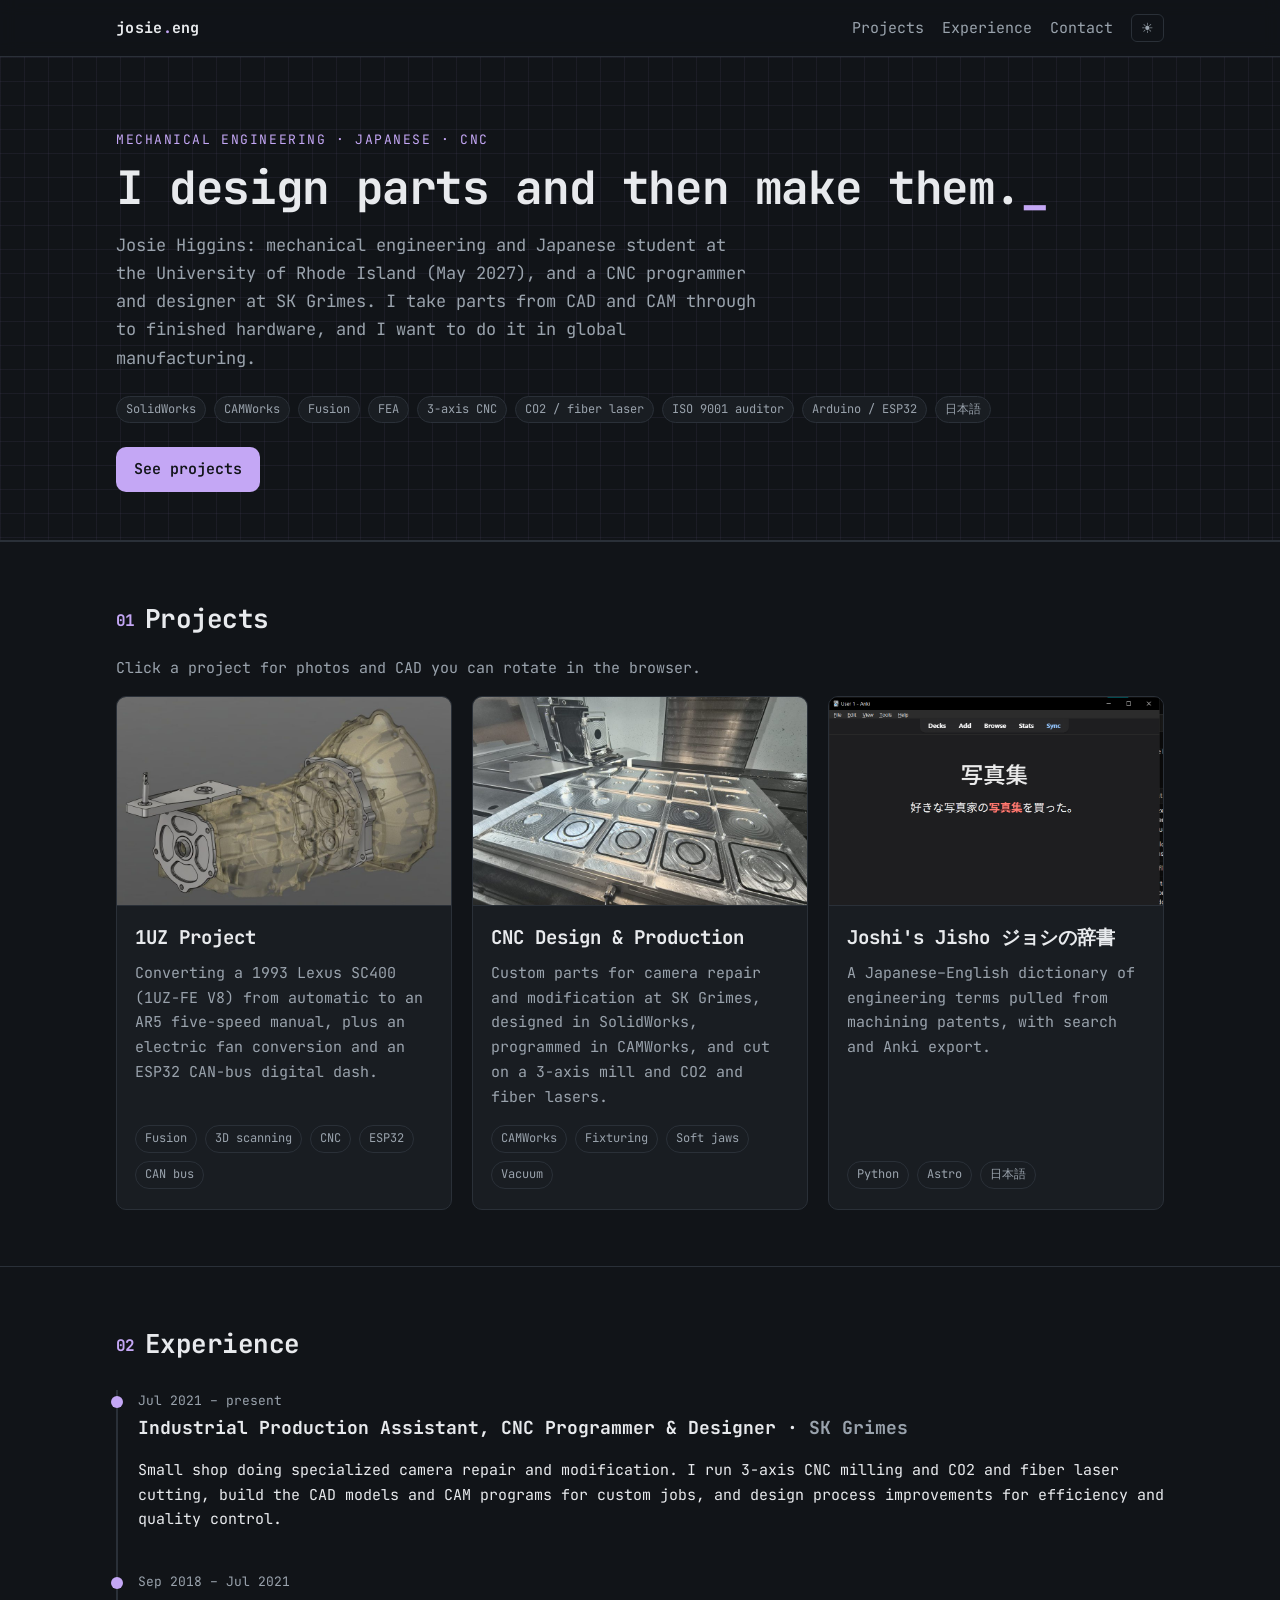
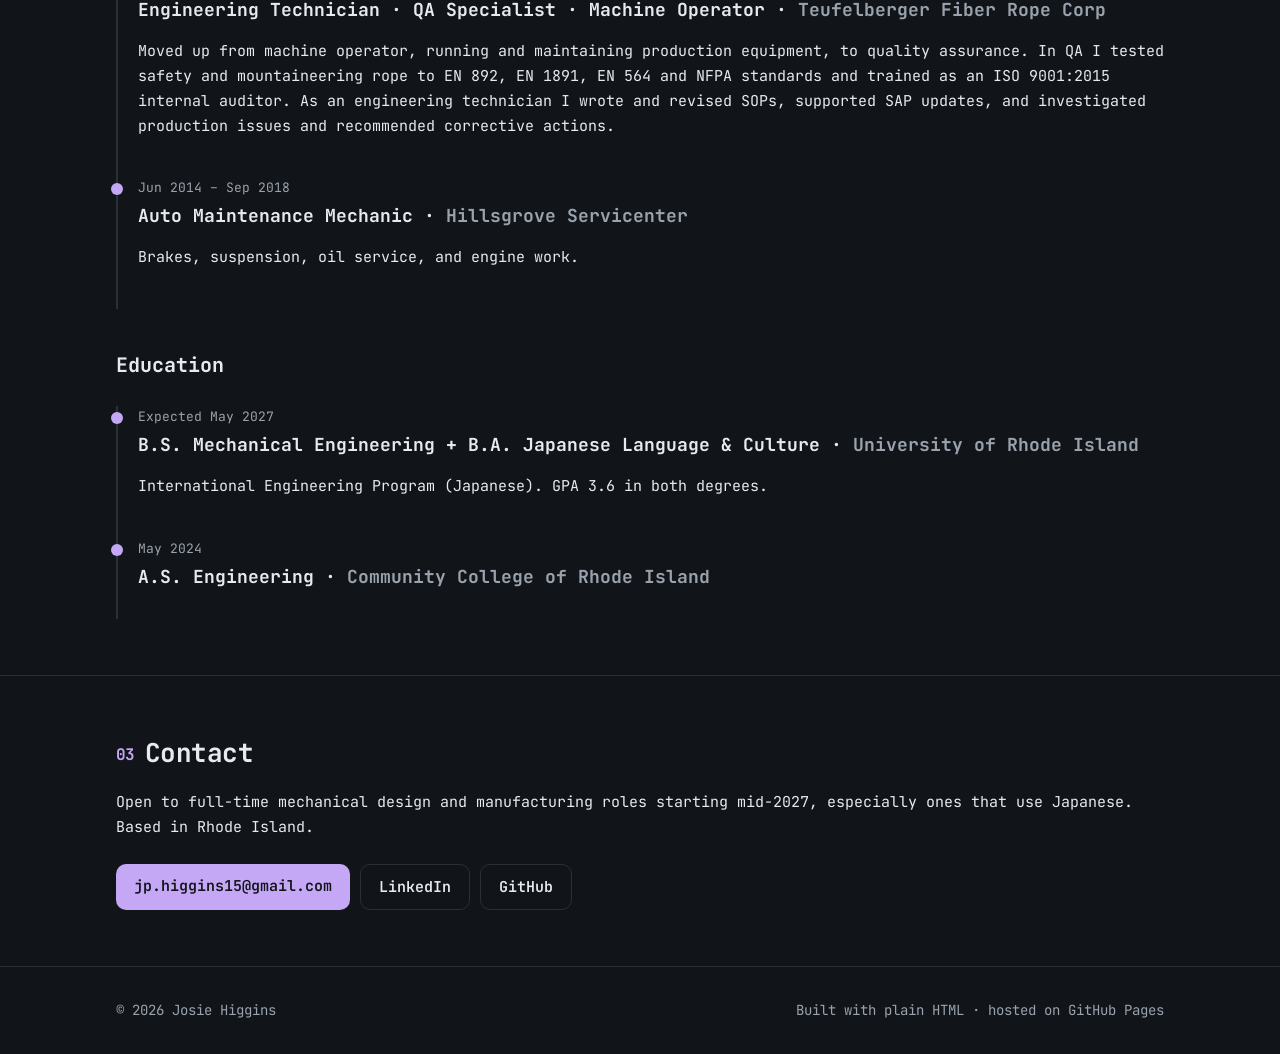
<file: index.html>
<!doctype html>
<html lang="en">
<head>
  <meta charset="utf-8">
  <meta name="viewport" content="width=device-width, initial-scale=1">
  <title>Josie Higgins · Mechanical Engineering Portfolio</title>
  <meta name="description" content="Mechanical engineering and CNC portfolio: drivetrain adapters, Arduino CAN dash, CNC production work, and a Japanese technical dictionary.">
  <script>try{if(localStorage.getItem("theme")==="light")document.documentElement.dataset.theme="light"}catch(e){}</script>
  <link rel="preconnect" href="https://fonts.googleapis.com">
  <link rel="preconnect" href="https://fonts.gstatic.com" crossorigin>
  <link href="https://fonts.googleapis.com/css2?family=JetBrains+Mono:wght@400;500;700&display=swap" rel="stylesheet">
  <link rel="stylesheet" href="assets/css/style.css">
</head>
<body>
  <header class="site-header">
    <div class="wrap">
      <a class="brand" href="./">josie<span>.</span>eng</a>
      <nav class="nav">
        <a href="#projects">Projects</a>
        <a href="#experience">Experience</a>
        <a href="#contact">Contact</a>
        <button class="theme-toggle" type="button" aria-label="Switch to light theme" data-theme-toggle>☀</button>
      </nav>
    </div>
  </header>

  <main>
    <section class="hero">
      <div class="wrap">
        <p class="eyebrow">Mechanical Engineering · Japanese · CNC</p>
        <h1>I design parts and then make them.</h1>
        <p class="lede">Josie Higgins: mechanical engineering and Japanese student at the University of Rhode Island (May 2027), and a CNC programmer and designer at SK Grimes. I take parts from CAD and CAM through to finished hardware, and I want to do it in global manufacturing.</p>
        <ul class="tags">
          <li class="tag">SolidWorks</li><li class="tag">CAMWorks</li><li class="tag">Fusion</li><li class="tag">FEA</li>
          <li class="tag">3-axis CNC</li><li class="tag">CO2 / fiber laser</li><li class="tag">ISO 9001 auditor</li><li class="tag">Arduino / ESP32</li><li class="tag">日本語</li>
        </ul>
        <div class="btn-row">
          <a class="btn" href="#projects">See projects</a>
          <!-- <a class="btn ghost" href="assets/resume.pdf">Résumé (PDF)</a>  Uncomment once assets/resume.pdf is added -->
        </div>
      </div>
    </section>

    <section id="projects">
      <div class="wrap">
        <h2><span class="num">01</span>Projects</h2>
        <p class="muted">Click a project for photos and CAD you can rotate in the browser.</p>

        <div class="grid">
          <a class="card" href="projects/1uz.html" data-tags="cad cnc automotive electronics">
            <img class="thumb" src="assets/img/1uz/thumb.jpg" alt="Fusion assembly of the AR5 transmission with custom adapter plate, backplate and shifter mount">
            <div class="body">
              <h3>1UZ Project</h3>
              <p>Converting a 1993 Lexus SC400 (1UZ-FE V8) from automatic to an AR5 five-speed manual, plus an electric fan conversion and an ESP32 CAN-bus digital dash.</p>
              <ul class="tags"><li class="tag">Fusion</li><li class="tag">3D scanning</li><li class="tag">CNC</li><li class="tag">ESP32</li><li class="tag">CAN bus</li></ul>
            </div>
          </a>

          <a class="card" href="projects/cnc.html" data-tags="cnc cad">
            <img class="thumb" src="assets/img/cnc/thumb.jpg" alt="Vacuum fixture holding lensboards for a large-format camera">
            <div class="body">
              <h3>CNC Design &amp; Production</h3>
              <p>Custom parts for camera repair and modification at SK Grimes, designed in SolidWorks, programmed in CAMWorks, and cut on a 3-axis mill and CO2 and fiber lasers.</p>
              <ul class="tags"><li class="tag">CAMWorks</li><li class="tag">Fixturing</li><li class="tag">Soft jaws</li><li class="tag">Vacuum</li></ul>
            </div>
          </a>

          <a class="card" href="projects/joshi-no-jisho.html" data-tags="software japanese">
            <img class="thumb" style="object-position:top" src="assets/img/jisho/anki-card-reference-front.png" alt="Joshi's Jisho Anki card">
            <div class="body">
              <h3>Joshi's Jisho ジョシの辞書</h3>
              <p>A Japanese–English dictionary of engineering terms pulled from machining patents, with search and Anki export.</p>
              <ul class="tags"><li class="tag">Python</li><li class="tag">Astro</li><li class="tag">日本語</li></ul>
            </div>
          </a>
        </div>
      </div>
    </section>

    <section id="experience">
      <div class="wrap">
        <h2><span class="num">02</span>Experience</h2>
        <ul class="timeline">
          <li>
            <div class="when">Jul 2021 – present</div>
            <h3>Industrial Production Assistant, CNC Programmer &amp; Designer · <span class="muted">SK Grimes</span></h3>
            <p>Small shop doing specialized camera repair and modification. I run 3-axis CNC milling and CO2 and fiber laser cutting, build the CAD models and CAM programs for custom jobs, and design process improvements for efficiency and quality control.</p>
          </li>
          <li>
            <div class="when">Sep 2018 – Jul 2021</div>
            <h3>Engineering Technician · QA Specialist · Machine Operator · <span class="muted">Teufelberger Fiber Rope Corp</span></h3>
            <p>Moved up from machine operator, running and maintaining production equipment, to quality assurance. In QA I tested safety and mountaineering rope to EN 892, EN 1891, EN 564 and NFPA standards and trained as an ISO 9001:2015 internal auditor. As an engineering technician I wrote and revised SOPs, supported SAP updates, and investigated production issues and recommended corrective actions.</p>
          </li>
          <li>
            <div class="when">Jun 2014 – Sep 2018</div>
            <h3>Auto Maintenance Mechanic · <span class="muted">Hillsgrove Servicenter</span></h3>
            <p>Brakes, suspension, oil service, and engine work.</p>
          </li>
        </ul>

        <h3 style="margin-top:40px">Education</h3>
        <ul class="timeline">
          <li>
            <div class="when">Expected May 2027</div>
            <h3>B.S. Mechanical Engineering + B.A. Japanese Language &amp; Culture · <span class="muted">University of Rhode Island</span></h3>
            <p>International Engineering Program (Japanese). GPA 3.6 in both degrees.</p>
          </li>
          <li>
            <div class="when">May 2024</div>
            <h3>A.S. Engineering · <span class="muted">Community College of Rhode Island</span></h3>
          </li>
        </ul>
      </div>
    </section>

    <section id="contact">
      <div class="wrap">
        <h2><span class="num">03</span>Contact</h2>
        <p>Open to full-time mechanical design and manufacturing roles starting mid-2027, especially ones that use Japanese. Based in Rhode Island.</p>
        <div class="btn-row">
          <a class="btn" href="mailto:jp.higgins15@gmail.com">jp.higgins15@gmail.com</a>
          <a class="btn ghost" href="https://www.linkedin.com/in/josie-higgins-a0404b244/">LinkedIn</a>
          <a class="btn ghost" href="https://github.com/yoyoyosiie">GitHub</a>
        </div>
      </div>
    </section>
  </main>

  <footer>
    <div class="wrap">
      <span>© <span data-year></span> Josie Higgins</span>
      <span class="mono">Built with plain HTML · hosted on GitHub Pages</span>
    </div>
  </footer>
  <script src="assets/js/main.js"></script>
</body>
</html>
</file>
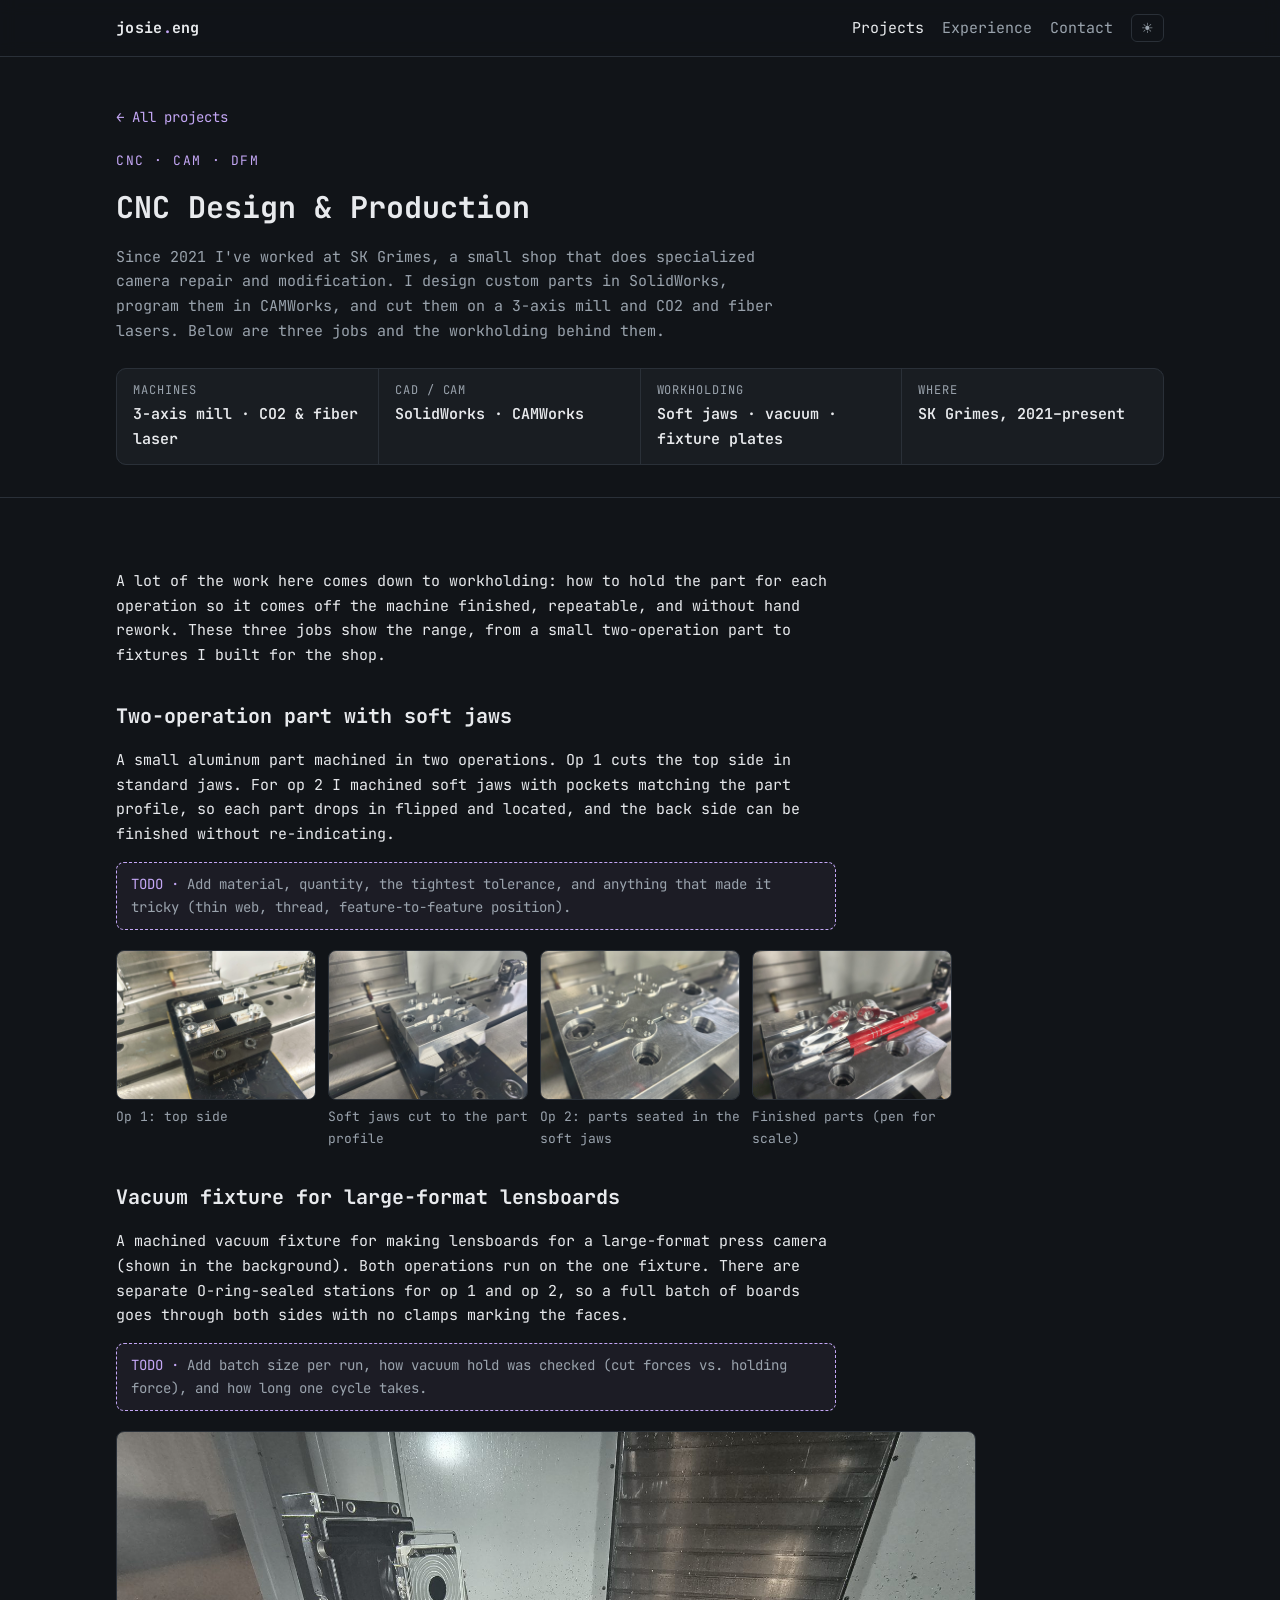
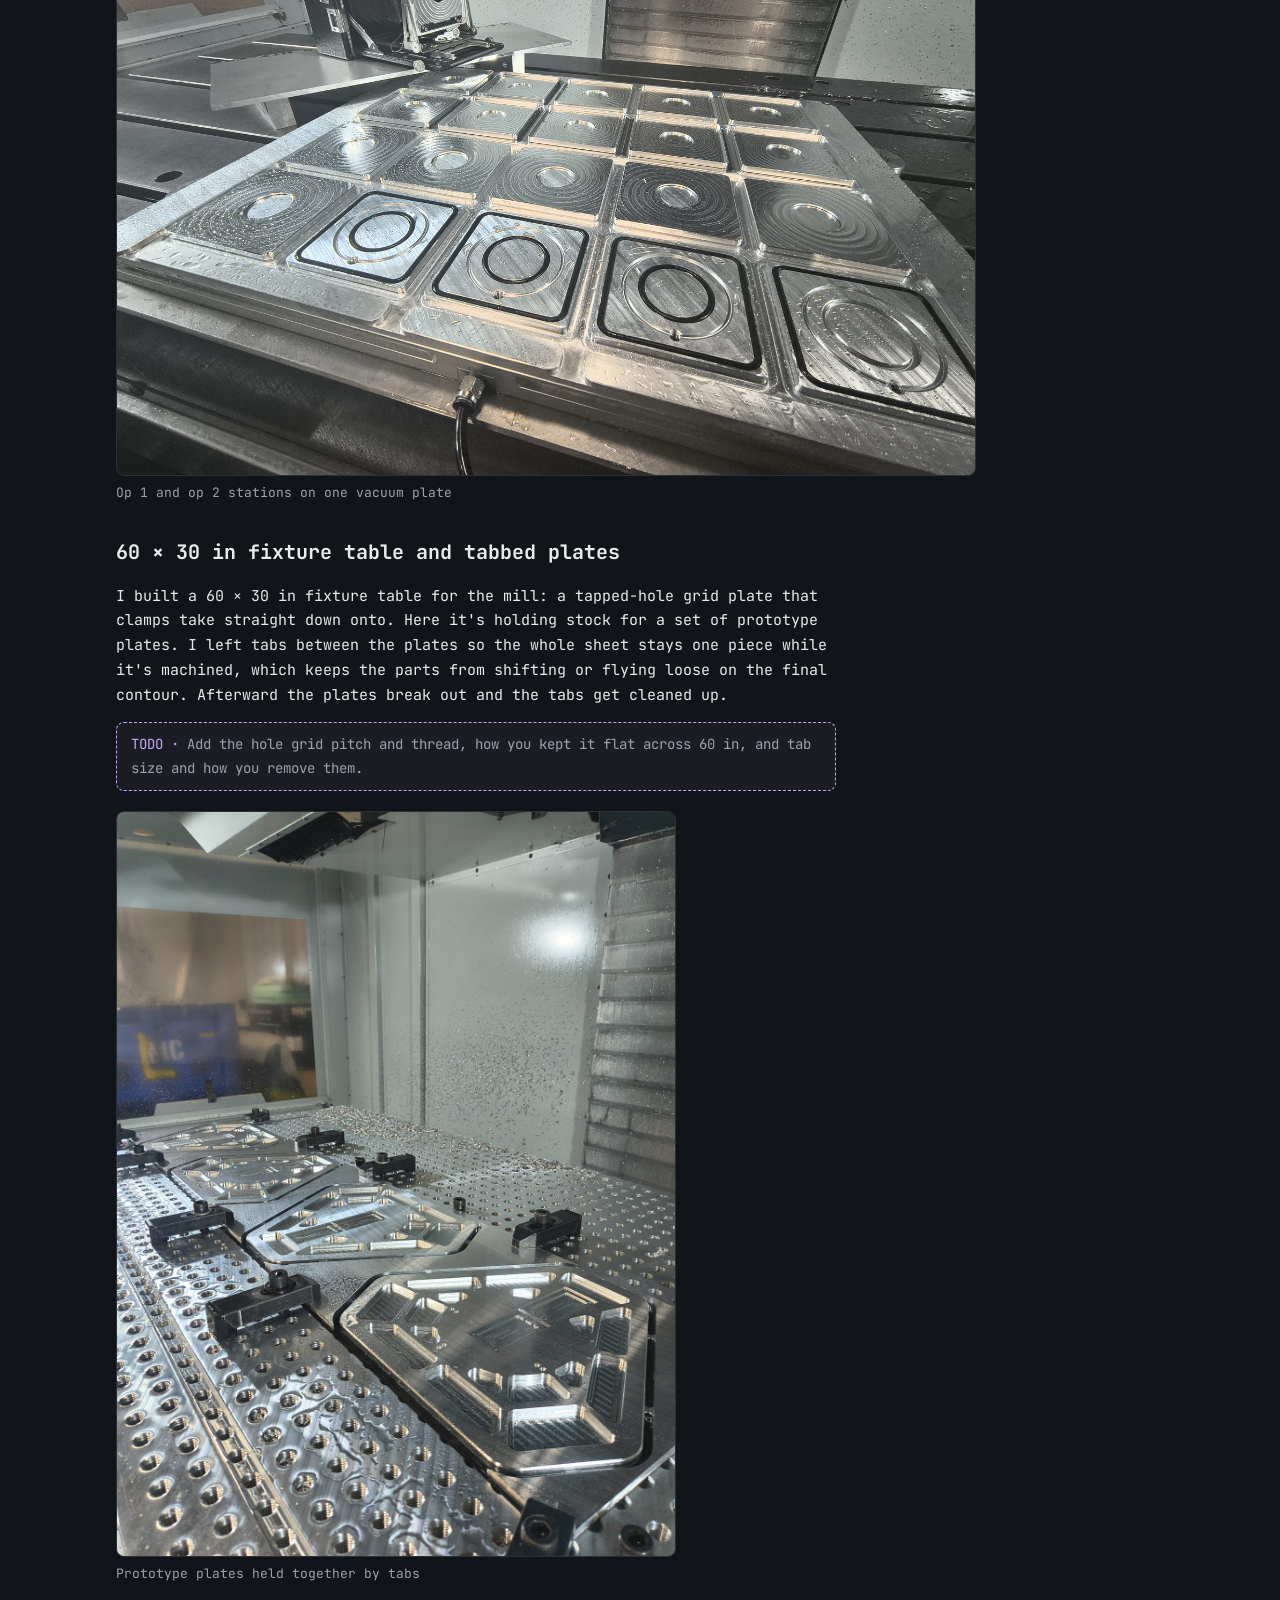
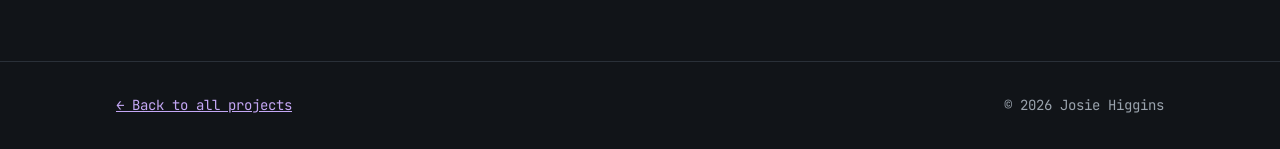
<file: projects/cnc.html>
<!doctype html>
<html lang="en">
<head>
  <meta charset="utf-8">
  <meta name="viewport" content="width=device-width, initial-scale=1">
  <title>CNC Design &amp; Production · Josie Higgins</title>
  <meta name="description" content="CNC design and production work: parts designed, programmed and machined.">
  <script>try{if(localStorage.getItem("theme")==="light")document.documentElement.dataset.theme="light"}catch(e){}</script>
  <link rel="preconnect" href="https://fonts.googleapis.com">
  <link rel="preconnect" href="https://fonts.gstatic.com" crossorigin>
  <link href="https://fonts.googleapis.com/css2?family=JetBrains+Mono:wght@400;500;700&display=swap" rel="stylesheet">
  <link rel="stylesheet" href="../assets/css/style.css">
</head>
<body>
  <header class="site-header">
    <div class="wrap">
      <a class="brand" href="../">josie<span>.</span>eng</a>
      <nav class="nav">
        <a href="../#projects" aria-current="page">Projects</a>
        <a href="../#experience">Experience</a>
        <a href="../#contact">Contact</a>
        <button class="theme-toggle" type="button" aria-label="Switch to light theme" data-theme-toggle>☀</button>
      </nav>
    </div>
  </header>

  <main>
    <div class="project-hero">
      <div class="wrap">
        <a class="back" href="../#projects">← All projects</a>
        <p class="eyebrow" style="margin-top:20px">CNC · CAM · DFM</p>
        <h1 style="margin:0 0 12px">CNC Design &amp; Production</h1>
        <p class="lede muted" style="max-width:680px;margin:0">Since 2021 I've worked at SK Grimes, a small shop that does specialized camera repair and modification. I design custom parts in SolidWorks, program them in CAMWorks, and cut them on a 3-axis mill and CO2 and fiber lasers. Below are three jobs and the workholding behind them.</p>
        <dl class="specs">
          <div><dt>Machines</dt><dd>3-axis mill · CO2 &amp; fiber laser</dd></div>
          <div><dt>CAD / CAM</dt><dd>SolidWorks · CAMWorks</dd></div>
          <div><dt>Workholding</dt><dd>Soft jaws · vacuum · fixture plates</dd></div>
          <div><dt>Where</dt><dd>SK Grimes, 2021–present</dd></div>
        </dl>
      </div>
    </div>

    <section>
      <div class="wrap">
        <div class="prose">
          <p>A lot of the work here comes down to workholding: how to hold the part for each operation so it comes off the machine finished, repeatable, and without hand rework. These three jobs show the range, from a small two-operation part to fixtures I built for the shop.</p>
        </div>

        <h3>Two-operation part with soft jaws</h3>
        <div class="prose">
          <p>A small aluminum part machined in two operations. Op 1 cuts the top side in standard jaws. For op 2 I machined soft jaws with pockets matching the part profile, so each part drops in flipped and located, and the back side can be finished without re-indicating.</p>
          <p class="todo">Add material, quantity, the tightest tolerance, and anything that made it tricky (thin web, thread, feature-to-feature position).</p>
        </div>
        <div class="gallery">
          <figure><img src="../assets/img/cnc/2op-op1.jpg" alt="Four parts after the first operation, held in vise jaws"><figcaption>Op 1: top side</figcaption></figure>
          <figure><img src="../assets/img/cnc/2op-softjaws.jpg" alt="Aluminum soft jaws with pockets machined to the part profile"><figcaption>Soft jaws cut to the part profile</figcaption></figure>
          <figure><img src="../assets/img/cnc/2op-op2.jpg" alt="Parts seated flipped in the soft jaws for the second operation"><figcaption>Op 2: parts seated in the soft jaws</figcaption></figure>
          <figure><img src="../assets/img/cnc/2op-finished.jpg" alt="Finished parts next to a pen for scale"><figcaption>Finished parts (pen for scale)</figcaption></figure>
        </div>

        <h3>Vacuum fixture for large-format lensboards</h3>
        <div class="prose">
          <p>A machined vacuum fixture for making lensboards for a large-format press camera (shown in the background). Both operations run on the one fixture. There are separate O-ring-sealed stations for op 1 and op 2, so a full batch of boards goes through both sides with no clamps marking the faces.</p>
          <p class="todo">Add batch size per run, how vacuum hold was checked (cut forces vs. holding force), and how long one cycle takes.</p>
        </div>
        <div class="gallery feature">
          <figure><img src="../assets/img/cnc/vacuum-fixture.jpg" alt="Aluminum vacuum fixture holding a grid of lensboards, with a large-format camera behind it"><figcaption>Op 1 and op 2 stations on one vacuum plate</figcaption></figure>
        </div>

        <h3>60 × 30 in fixture table and tabbed plates</h3>
        <div class="prose">
          <p>I built a 60 × 30 in fixture table for the mill: a tapped-hole grid plate that clamps take straight down onto. Here it's holding stock for a set of prototype plates. I left tabs between the plates so the whole sheet stays one piece while it's machined, which keeps the parts from shifting or flying loose on the final contour. Afterward the plates break out and the tabs get cleaned up.</p>
          <p class="todo">Add the hole grid pitch and thread, how you kept it flat across 60 in, and tab size and how you remove them.</p>
        </div>
        <div class="gallery feature tall">
          <figure><img src="../assets/img/cnc/fixture-table-tabs.jpg" alt="Large fixture table with clamps holding a sheet of pocketed plates connected by tabs"><figcaption>Prototype plates held together by tabs</figcaption></figure>
        </div>

        <!-- Machining video: upload to YouTube and paste the ID, or add a short MP4 to assets/video/ (see README).
        <h3>On the machine</h3>
        <div class="media">
          <iframe src="https://www.youtube-nocookie.com/embed/VIDEO_ID" title="Machining video" loading="lazy" allow="accelerometer; encrypted-media; gyroscope; picture-in-picture" allowfullscreen></iframe>
        </div> -->
      </div>
    </section>
  </main>

  <footer>
    <div class="wrap">
      <a href="../#projects">← Back to all projects</a>
      <span>© <span data-year></span> Josie Higgins</span>
    </div>
  </footer>
  <script src="../assets/js/main.js"></script>
</body>
</html>
</file>
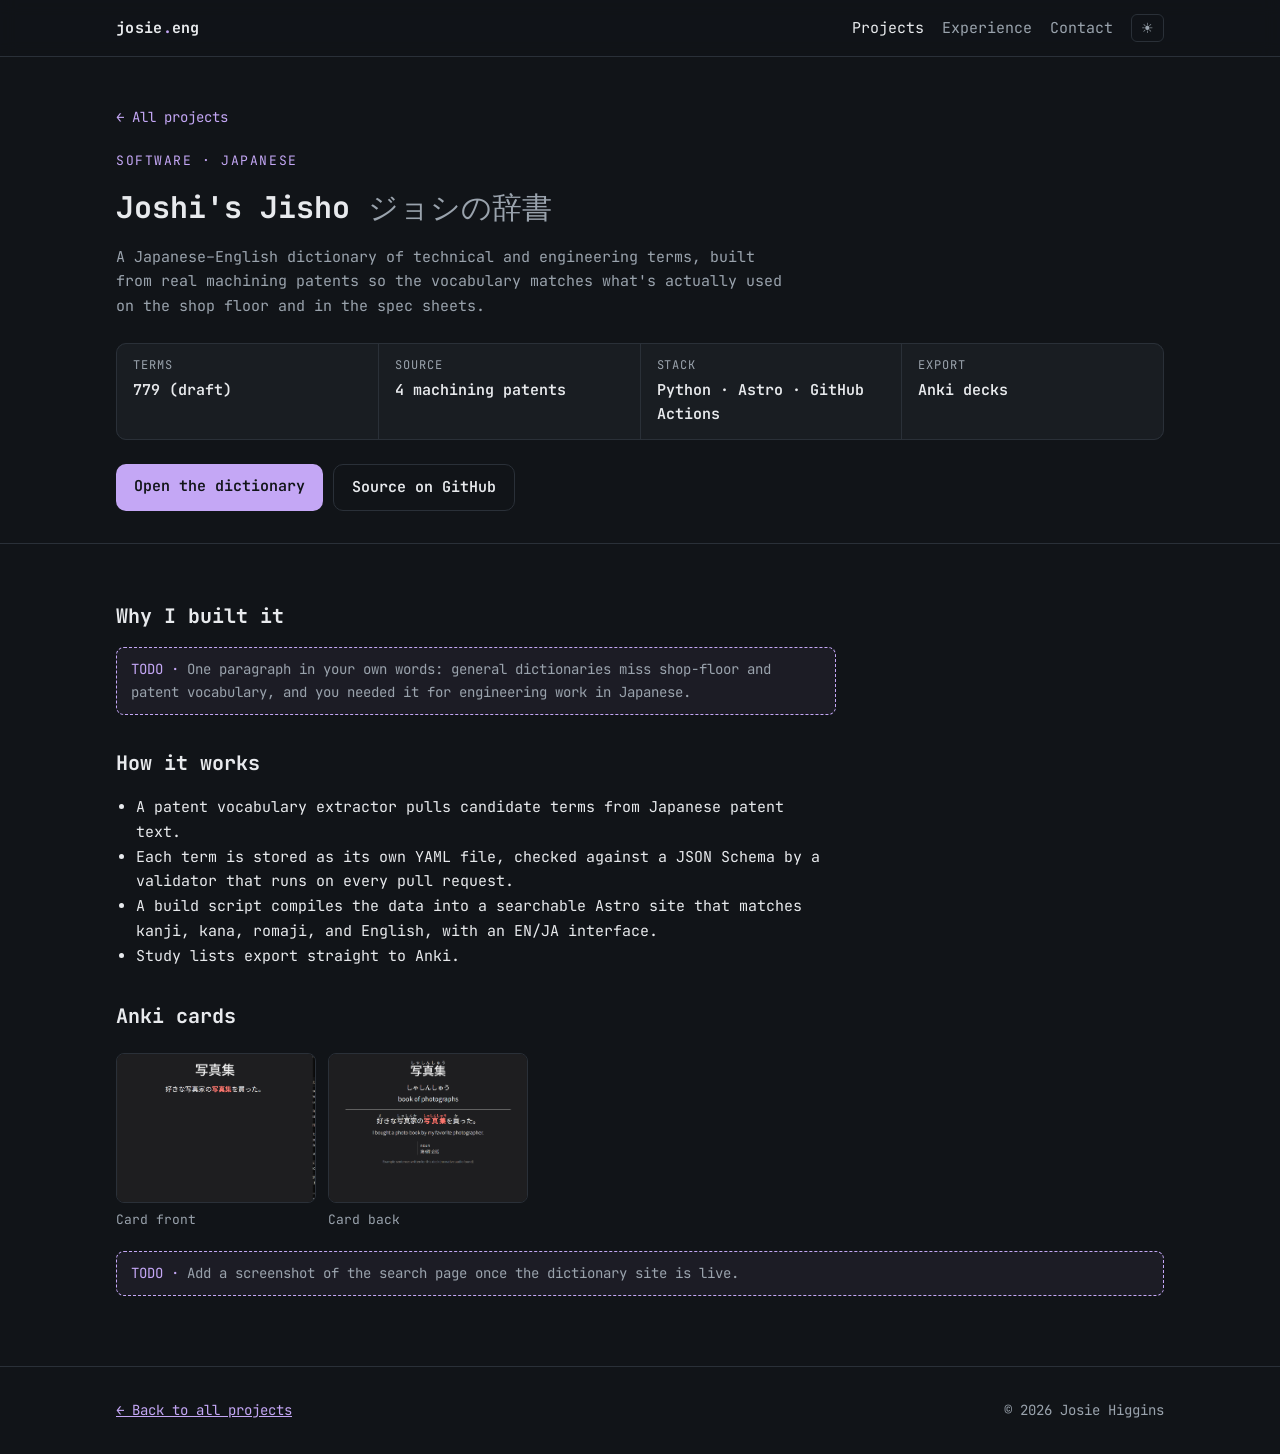
<file: projects/joshi-no-jisho.html>
<!doctype html>
<html lang="en">
<head>
  <meta charset="utf-8">
  <meta name="viewport" content="width=device-width, initial-scale=1">
  <title>Joshi's Jisho · Josie Higgins</title>
  <meta name="description" content="Joshi's Jisho: a Japanese–English dictionary of engineering terms with search and Anki export.">
  <script>try{if(localStorage.getItem("theme")==="light")document.documentElement.dataset.theme="light"}catch(e){}</script>
  <link rel="preconnect" href="https://fonts.googleapis.com">
  <link rel="preconnect" href="https://fonts.gstatic.com" crossorigin>
  <link href="https://fonts.googleapis.com/css2?family=JetBrains+Mono:wght@400;500;700&display=swap" rel="stylesheet">
  <link rel="stylesheet" href="../assets/css/style.css">
</head>
<body>
  <header class="site-header">
    <div class="wrap">
      <a class="brand" href="../">josie<span>.</span>eng</a>
      <nav class="nav">
        <a href="../#projects" aria-current="page">Projects</a>
        <a href="../#experience">Experience</a>
        <a href="../#contact">Contact</a>
        <button class="theme-toggle" type="button" aria-label="Switch to light theme" data-theme-toggle>☀</button>
      </nav>
    </div>
  </header>

  <main>
    <div class="project-hero">
      <div class="wrap">
        <a class="back" href="../#projects">← All projects</a>
        <p class="eyebrow" style="margin-top:20px">Software · Japanese</p>
        <h1 style="margin:0 0 12px">Joshi's Jisho <span class="muted" style="font-weight:400">ジョシの辞書</span></h1>
        <p class="lede muted" style="max-width:680px;margin:0">A Japanese–English dictionary of technical and engineering terms, built from real machining patents so the vocabulary matches what's actually used on the shop floor and in the spec sheets.</p>
        <dl class="specs">
          <div><dt>Terms</dt><dd>779 (draft)</dd></div>
          <div><dt>Source</dt><dd>4 machining patents</dd></div>
          <div><dt>Stack</dt><dd>Python · Astro · GitHub Actions</dd></div>
          <div><dt>Export</dt><dd>Anki decks</dd></div>
        </dl>
        <div class="btn-row">
          <a class="btn" href="https://yoyoyosiie.github.io/joshi_no_jisho/">Open the dictionary</a>
          <a class="btn ghost" href="https://github.com/yoyoyosiie/joshi_no_jisho">Source on GitHub</a>
        </div>
      </div>
    </div>

    <section>
      <div class="wrap">
        <div class="prose">
          <h3 style="margin-top:0">Why I built it</h3>
          <p class="todo">One paragraph in your own words: general dictionaries miss shop-floor and patent vocabulary, and you needed it for engineering work in Japanese.</p>

          <h3>How it works</h3>
          <ul>
            <li>A patent vocabulary extractor pulls candidate terms from Japanese patent text.</li>
            <li>Each term is stored as its own YAML file, checked against a JSON Schema by a validator that runs on every pull request.</li>
            <li>A build script compiles the data into a searchable Astro site that matches kanji, kana, romaji, and English, with an EN/JA interface.</li>
            <li>Study lists export straight to Anki.</li>
          </ul>
        </div>

        <h3>Anki cards</h3>
        <div class="gallery">
          <figure><img src="../assets/img/jisho/anki-card-reference-front.png" alt="Anki card front"><figcaption>Card front</figcaption></figure>
          <figure><img src="../assets/img/jisho/anki-card-reference-back.png" alt="Anki card back"><figcaption>Card back</figcaption></figure>
        </div>
        <p class="todo">Add a screenshot of the search page once the dictionary site is live.</p>
      </div>
    </section>
  </main>

  <footer>
    <div class="wrap">
      <a href="../#projects">← Back to all projects</a>
      <span>© <span data-year></span> Josie Higgins</span>
    </div>
  </footer>
  <script src="../assets/js/main.js"></script>
</body>
</html>
</file>
<file: assets/css/style.css>
/* Colours and spacing live here. Change --accent to restyle the whole site. */
:root {
  /* Dark is the default theme */
  --bg: #111418;
  --surface: #191d22;
  --text: #e8eaed;
  --muted: #9aa3ad;
  --line: #2a3038;
  --accent: #c4a7f5;      /* lilac */
  --accent-ink: #111418;
  --grid: rgba(196, 167, 245, 0.06);
  --radius: 10px;
  --max: 1080px;
  --mono: "JetBrains Mono", ui-monospace, "SFMono-Regular", Menlo, Consolas, "Noto Sans JP", monospace;
  --sans: var(--mono);  /* whole site uses the console font */
  color-scheme: dark;
}
/* Light theme, picked with the header toggle */
:root[data-theme="light"] {
  --bg: #f6f7f9;
  --surface: #ffffff;
  --text: #16191d;
  --muted: #5b636e;
  --line: #dde1e6;
  --accent: #7c5cc4;      /* deeper lilac so white button text stays readable */
  --accent-ink: #ffffff;
  --grid: rgba(124, 92, 196, 0.08);
  color-scheme: light;
}

* { box-sizing: border-box; }
html { scroll-behavior: smooth; }
body {
  margin: 0;
  background: var(--bg);
  color: var(--text);
  font: 15px/1.65 var(--sans);
  -webkit-font-smoothing: antialiased;
}
img, video, iframe { max-width: 100%; display: block; }
a { color: var(--accent); }
a:hover { text-decoration-thickness: 2px; }
.wrap { max-width: var(--max); margin: 0 auto; padding: 0 16px; }
.mono { font-family: var(--mono); }
.muted { color: var(--muted); }

/* Header */
.site-header {
  position: sticky; top: 0; z-index: 10;
  background: color-mix(in srgb, var(--bg) 88%, transparent);
  backdrop-filter: blur(8px);
  border-bottom: 1px solid var(--line);
}
.site-header .wrap { display: flex; align-items: center; justify-content: space-between; height: 56px; gap: 16px; }
.brand { font-family: var(--mono); font-weight: 700; color: var(--text); text-decoration: none; letter-spacing: .02em; }
.brand span { color: var(--accent); }
.nav { display: flex; gap: 18px; align-items: center; }
.nav a { color: var(--muted); text-decoration: none; font-size: 15px; }
.nav a:hover, .nav a[aria-current="page"] { color: var(--text); }
.theme-toggle {
  font: 14px var(--mono); line-height: 1; padding: 6px 9px; cursor: pointer;
  background: transparent; color: var(--muted); border: 1px solid var(--line); border-radius: 6px;
}
.theme-toggle:hover { color: var(--text); border-color: var(--accent); }

/* Hero */
.hero {
  padding: 72px 0 48px;
  background-image:
    linear-gradient(var(--grid) 1px, transparent 1px),
    linear-gradient(90deg, var(--grid) 1px, transparent 1px);
  background-size: 24px 24px;
  border-bottom: 1px solid var(--line);
}
.eyebrow { font-family: var(--mono); font-size: 13px; color: var(--accent); text-transform: uppercase; letter-spacing: .12em; margin: 0 0 12px; }
.hero h1::after { content: "_"; color: var(--accent); animation: blink 1.1s steps(1) infinite; }
@keyframes blink { 50% { opacity: 0; } }
@media (prefers-reduced-motion: reduce) { .hero h1::after { animation: none; } }
.hero h1 { font-size: clamp(28px, 5.4vw, 46px); line-height: 1.15; margin: 0 0 16px; letter-spacing: -.03em; }
.hero p.lede { font-size: 17px; color: var(--muted); max-width: 640px; margin: 0 0 24px; }
.tags { display: flex; flex-wrap: wrap; gap: 8px; padding: 0; margin: 0; list-style: none; }
.tag { font-family: var(--mono); font-size: 12px; padding: 3px 9px; border: 1px solid var(--line); border-radius: 99px; color: var(--muted); background: var(--surface); }
.btn { display: inline-block; padding: 10px 18px; border-radius: var(--radius); background: var(--accent); color: var(--accent-ink); text-decoration: none; font-weight: 600; }
.btn.ghost { background: transparent; color: var(--text); border: 1px solid var(--line); }
.btn-row { display: flex; gap: 10px; flex-wrap: wrap; margin-top: 24px; }

/* Sections */
section { padding: 56px 0; }
section + section { border-top: 1px solid var(--line); }
h2 { font-size: 26px; margin: 0 0 8px; letter-spacing: -.02em; }
h2 .num { font-family: var(--mono); color: var(--accent); font-size: 16px; margin-right: 10px; vertical-align: middle; }
h3 { font-size: 20px; margin: 32px 0 8px; }

/* Filter + cards */
.filters { display: flex; flex-wrap: wrap; gap: 8px; margin: 20px 0 24px; }
.filters button {
  font: 500 14px var(--sans); padding: 7px 14px; border-radius: 99px; cursor: pointer;
  border: 1px solid var(--line); background: var(--surface); color: var(--muted);
}
.filters button[aria-pressed="true"] { background: var(--text); color: var(--bg); border-color: var(--text); }
.grid { display: grid; grid-template-columns: repeat(auto-fill, minmax(300px, 1fr)); gap: 20px; }
.card {
  display: flex; flex-direction: column; overflow: hidden;
  background: var(--surface); border: 1px solid var(--line); border-radius: var(--radius);
  color: inherit; text-decoration: none; transition: transform .15s, border-color .15s;
}
.card:hover { transform: translateY(-3px); border-color: var(--accent); }
.card[hidden] { display: none; }
.card .thumb { aspect-ratio: 16 / 10; background: var(--bg); object-fit: cover; width: 100%; border-bottom: 1px solid var(--line); }
.card .body { padding: 16px 18px 20px; display: flex; flex-direction: column; gap: 8px; flex: 1; }
.card h3 { margin: 0; font-size: 19px; }
.card p { margin: 0; color: var(--muted); font-size: 15px; }
.card .tags { margin-top: auto; padding-top: 8px; }

/* Experience timeline */
.timeline { list-style: none; padding: 0; margin: 24px 0 0; border-left: 2px solid var(--line); }
.timeline li { padding: 0 0 24px 20px; position: relative; }
.timeline li::before { content: ""; position: absolute; left: -7px; top: 6px; width: 12px; height: 12px; border-radius: 50%; background: var(--accent); }
.timeline .when { font-family: var(--mono); font-size: 13px; color: var(--muted); }
.timeline h3 { margin: 2px 0 4px; font-size: 18px; }

/* Project pages */
.project-hero { padding: 48px 0 32px; border-bottom: 1px solid var(--line); }
.back { font-family: var(--mono); font-size: 14px; text-decoration: none; }
.specs { display: grid; grid-template-columns: repeat(auto-fit, minmax(180px, 1fr)); gap: 1px; background: var(--line); border: 1px solid var(--line); border-radius: var(--radius); overflow: hidden; margin: 24px 0 0; }
.specs div { background: var(--surface); padding: 12px 16px; }
.specs dt { font-family: var(--mono); font-size: 12px; color: var(--muted); text-transform: uppercase; letter-spacing: .08em; }
.specs dd { margin: 2px 0 0; font-weight: 600; }
.subnav { display: flex; flex-wrap: wrap; gap: 8px; margin-top: 20px; }
.subnav a { font-size: 14px; padding: 6px 12px; border: 1px solid var(--line); border-radius: 99px; text-decoration: none; color: var(--text); background: var(--surface); }
.prose { max-width: 720px; }
.prose ul { padding-left: 20px; }

/* Gallery + lightbox */
.gallery { display: grid; grid-template-columns: repeat(auto-fill, minmax(200px, 1fr)); gap: 12px; margin: 20px 0; }
.gallery figure { margin: 0; }
.gallery img { width: 100%; aspect-ratio: 4 / 3; object-fit: cover; border-radius: 8px; border: 1px solid var(--line); cursor: zoom-in; background: var(--surface); }
.gallery figcaption { font-size: 13px; color: var(--muted); margin-top: 6px; }
/* A single large photo instead of a thumbnail grid */
.gallery.feature { grid-template-columns: minmax(0, 860px); }
.gallery.feature img { aspect-ratio: 4 / 3; }
.gallery.feature.tall { grid-template-columns: minmax(0, 560px); }
.gallery.feature.tall img { aspect-ratio: 3 / 4; }
.lightbox { border: 0; padding: 0; background: transparent; max-width: 94vw; max-height: 94vh; }
.lightbox::backdrop { background: rgba(0, 0, 0, .85); }
.lightbox img { max-width: 94vw; max-height: 86vh; object-fit: contain; margin: 0 auto; }
.lightbox p { color: #ddd; text-align: center; margin: 8px 0 0; font-size: 14px; }

/* Media blocks */
.media { margin: 20px 0; border-radius: var(--radius); overflow: hidden; border: 1px solid var(--line); background: #000; }
.media iframe, .media video { width: 100%; aspect-ratio: 16 / 9; border: 0; }
.scan-toggle { display: inline-flex; align-items: center; gap: 8px; font-size: 14px; color: var(--muted); cursor: pointer; margin: -8px 0 0; }
.scan-toggle[hidden] { display: none; }
.scan-toggle input { accent-color: var(--accent); width: 16px; height: 16px; }
model-viewer {
  width: 100%; height: 440px; margin: 20px 0;
  background: radial-gradient(circle at 50% 40%, var(--surface), var(--bg));
  border: 1px solid var(--line); border-radius: var(--radius);
  --poster-color: transparent;
}
.viewer-hint { font-size: 13px; color: var(--muted); margin-top: -12px; }

/* Before/after slider (for FEA results, before/after photos) */
.compare { position: relative; margin: 20px 0; border-radius: var(--radius); overflow: hidden; border: 1px solid var(--line); aspect-ratio: 16 / 10; background: var(--surface); }
.compare img { position: absolute; inset: 0; width: 100%; height: 100%; object-fit: cover; }
.compare .top { clip-path: inset(0 50% 0 0); }
.compare input { position: absolute; inset: 0; width: 100%; height: 100%; opacity: 0; cursor: ew-resize; margin: 0; }
.compare .handle { position: absolute; top: 0; bottom: 0; left: 50%; width: 2px; background: var(--accent); pointer-events: none; }
.compare .handle::after { content: "⟷"; position: absolute; top: 50%; left: 50%; transform: translate(-50%, -50%); background: var(--accent); color: var(--accent-ink); border-radius: 50%; width: 34px; height: 34px; display: grid; place-items: center; font-size: 16px; }

/* Placeholder notes: delete these blocks as you fill in content */
.todo { border: 1px dashed var(--accent); border-radius: 8px; padding: 10px 14px; color: var(--muted); font-size: 14px; background: color-mix(in srgb, var(--accent) 6%, transparent); }
.todo::before { content: "TODO · "; font-family: var(--mono); color: var(--accent); }

footer { border-top: 1px solid var(--line); padding: 32px 0; color: var(--muted); font-size: 14px; }
footer .wrap { display: flex; justify-content: space-between; flex-wrap: wrap; gap: 12px; }

@media (max-width: 600px) {
  .nav { gap: 10px; }
  .nav a { font-size: 13px; }
  .brand { font-size: 14px; }
  .theme-toggle { padding: 5px 7px; }
  .hero { padding: 48px 0 36px; }
  model-viewer { height: 320px; }
}
</file>
